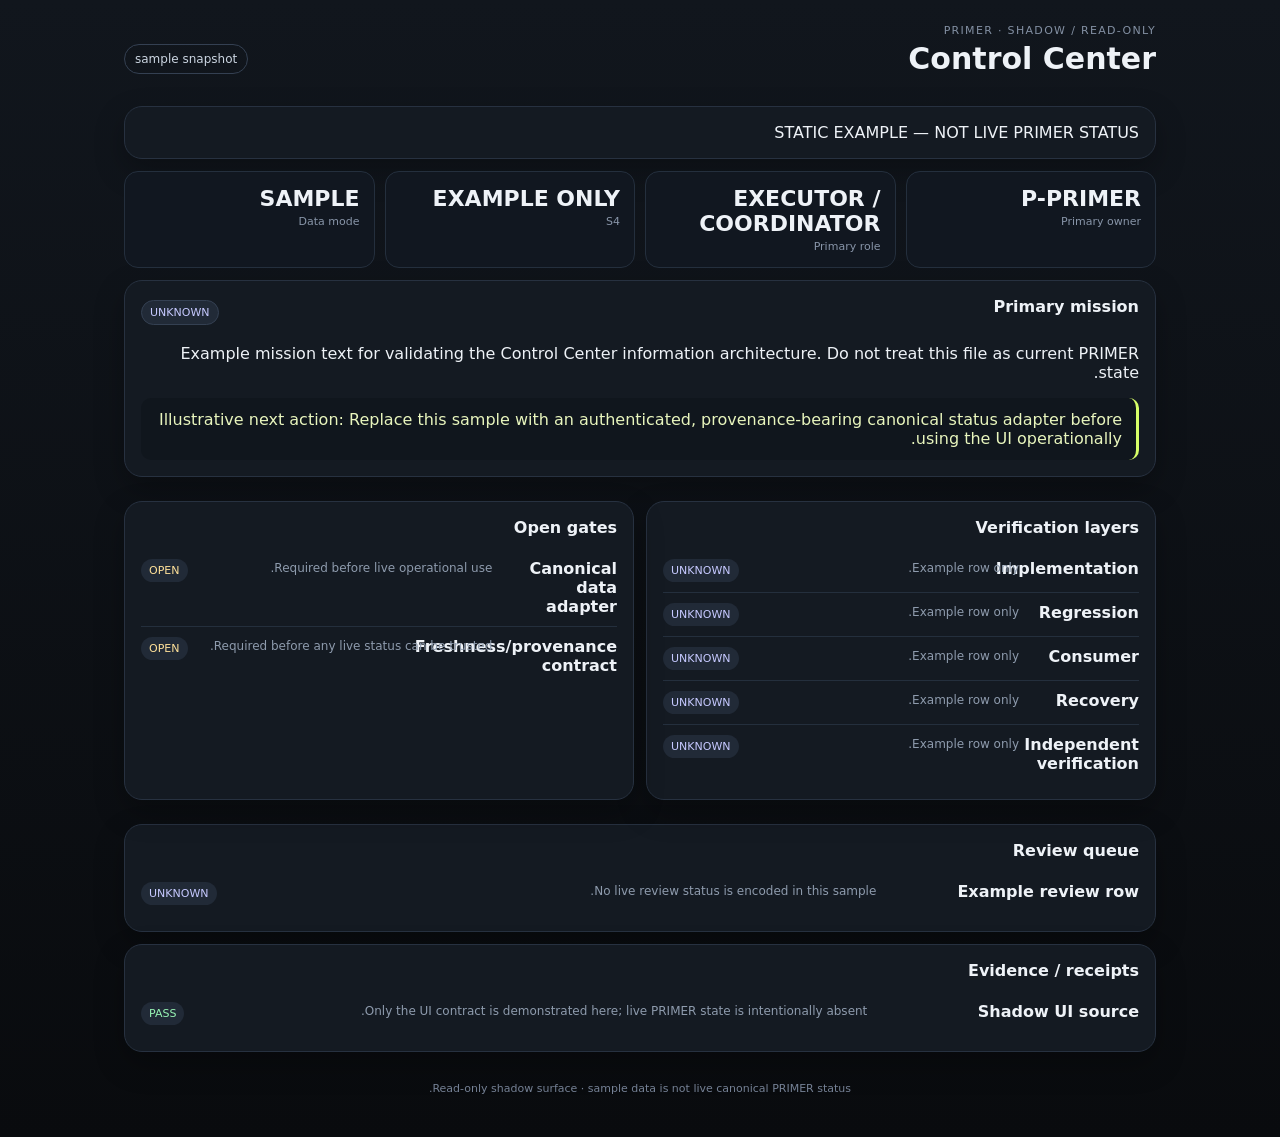
<file: control-center-shadow/index.html>
<!doctype html>
<html lang="fa" dir="rtl">
<head>
<meta charset="utf-8">
<meta name="viewport" content="width=device-width,initial-scale=1">
<title>PRIMER Control Center — Shadow</title>
<link rel="stylesheet" href="./style.css">
</head>
<body>
<main>
<header>
  <div><div class="eyebrow">PRIMER · SHADOW / READ-ONLY</div><h1>Control Center</h1></div>
  <span id="freshness" class="pill">—</span>
</header>
<div id="sourceMode" class="card" role="status">در حال بررسی منبع داده…</div>
<section id="summary" class="grid"></section>
<section class="card">
  <div class="section-head"><h2>Primary mission</h2><span id="missionState" class="pill">—</span></div>
  <p id="missionText">—</p>
  <div id="nextAction" class="next-action">—</div>
</section>
<section class="split">
  <div class="card"><h2>Verification layers</h2><div id="verification"></div></div>
  <div class="card"><h2>Open gates</h2><div id="gates"></div></div>
</section>
<section class="card"><h2>Review queue</h2><div id="reviews"></div></section>
<section class="card"><h2>Evidence / receipts</h2><div id="evidence"></div></section>
<footer>Read-only shadow surface · sample data is not live canonical PRIMER status.</footer>
</main>
<script type="module" src="./app.js"></script>
</body>
</html>
</file>
<file: control-center-shadow/style.css>
:root{font-family:Inter,system-ui,-apple-system,"Segoe UI",sans-serif;color-scheme:dark;background:#0c0f13;color:#eef2f7}
*{box-sizing:border-box}body{margin:0;background:linear-gradient(180deg,#11161d,#090b0e);min-height:100vh}main{width:min(1080px,100%);margin:auto;padding:24px}
header,.section-head{display:flex;align-items:center;justify-content:space-between;gap:16px}h1{margin:4px 0 18px;font-size:30px}h2{font-size:16px;margin:0 0 12px}.eyebrow{font-size:11px;letter-spacing:.12em;color:#8390a3}.pill{border:1px solid #344052;border-radius:999px;padding:7px 10px;font-size:12px;color:#cbd5e1}.card{background:#141a22;border:1px solid #273140;border-radius:18px;padding:16px;margin:12px 0;box-shadow:0 12px 30px #0004}.grid{display:grid;grid-template-columns:repeat(4,1fr);gap:10px}.metric{background:#111720;border:1px solid #242f3d;border-radius:14px;padding:14px}.metric b{display:block;font-size:22px}.metric span{display:block;margin-top:4px;font-size:11px;color:#8895a8}.split{display:grid;grid-template-columns:1fr 1fr;gap:12px}.row{display:grid;grid-template-columns:minmax(110px,.7fr) 1.8fr auto;gap:10px;align-items:start;padding:10px 0;border-bottom:1px solid #242f3d}.row:last-child{border-bottom:0}.label{font-weight:700}.muted{color:#8e9bad;font-size:12px;line-height:1.5}.status{font-size:11px;border-radius:999px;padding:5px 8px;background:#212a37}.status.pass{color:#98f5b5}.status.open{color:#ffe199}.status.fail{color:#ffaaaa}.status.unknown{color:#c6c9ff}.next-action{margin-top:12px;border-right:3px solid #d8ff68;background:#10161d;padding:12px 14px;border-radius:10px;color:#e8f5bd}a{color:#a9c8ff;text-decoration:none}a:hover{text-decoration:underline}footer{text-align:center;color:#758195;font-size:11px;padding:18px}@media(max-width:760px){.grid{grid-template-columns:1fr 1fr}.split{grid-template-columns:1fr}.row{grid-template-columns:1fr}.status{justify-self:start}}
</file>
